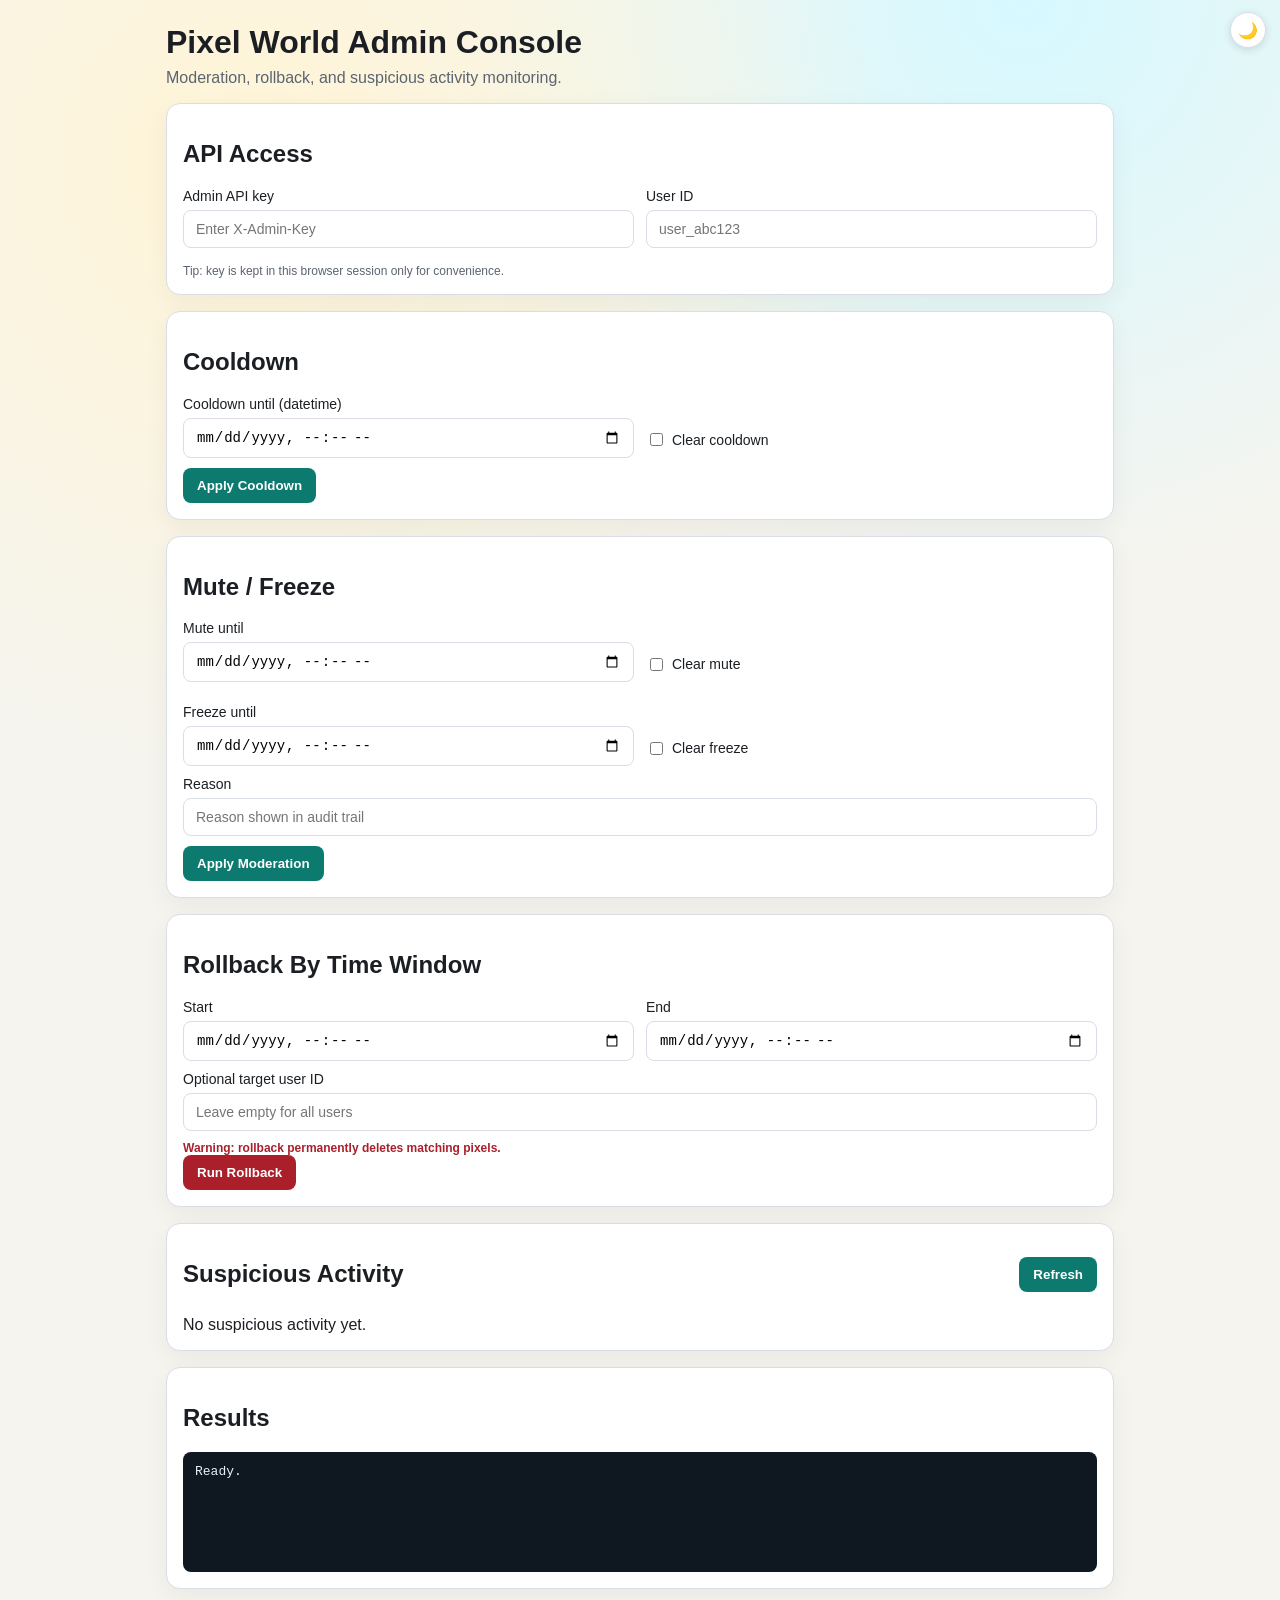
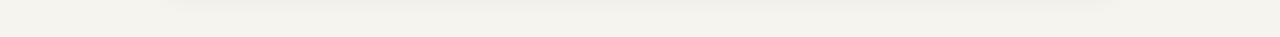
<file: admin.html>
<!DOCTYPE html>
<html lang="en">

<head>
    <meta charset="UTF-8">
    <meta name="viewport" content="width=device-width, initial-scale=1.0">
    <title>Pixel World Admin</title>
    <link rel="stylesheet" href="static/css/admin.css">
</head>

<body>
    <main class="admin-wrap">
        <header class="hero">
            <h1>Pixel World Admin Console</h1>
            <p>Moderation, rollback, and suspicious activity monitoring.</p>
        </header>

        <section class="card">
            <h2>API Access</h2>
            <div class="grid2">
                <label>
                    Admin API key
                    <input id="adminKey" type="password" placeholder="Enter X-Admin-Key" autocomplete="off">
                </label>
                <label>
                    User ID
                    <input id="userId" type="text" placeholder="user_abc123" autocomplete="off">
                </label>
            </div>
            <p class="hint">Tip: key is kept in this browser session only for convenience.</p>
        </section>

        <section class="card">
            <h2>Cooldown</h2>
            <div class="grid2">
                <label>
                    Cooldown until (datetime)
                    <input id="cooldownUntil" type="datetime-local">
                </label>
                <label class="inline-check">
                    <input id="clearCooldown" type="checkbox">
                    Clear cooldown
                </label>
            </div>
            <button id="applyCooldown">Apply Cooldown</button>
        </section>

        <section class="card">
            <h2>Mute / Freeze</h2>
            <div class="grid2">
                <label>
                    Mute until
                    <input id="muteUntil" type="datetime-local">
                </label>
                <label class="inline-check">
                    <input id="clearMute" type="checkbox">
                    Clear mute
                </label>
                <label>
                    Freeze until
                    <input id="freezeUntil" type="datetime-local">
                </label>
                <label class="inline-check">
                    <input id="clearFreeze" type="checkbox">
                    Clear freeze
                </label>
            </div>
            <label>
                Reason
                <input id="moderationReason" type="text" placeholder="Reason shown in audit trail">
            </label>
            <button id="applyModeration">Apply Moderation</button>
        </section>

        <section class="card">
            <h2>Rollback By Time Window</h2>
            <div class="grid2">
                <label>
                    Start
                    <input id="rollbackStart" type="datetime-local">
                </label>
                <label>
                    End
                    <input id="rollbackEnd" type="datetime-local">
                </label>
            </div>
            <label>
                Optional target user ID
                <input id="rollbackUserId" type="text" placeholder="Leave empty for all users">
            </label>
            <p class="hint danger-text">Warning: rollback permanently deletes matching pixels.</p>
            <button id="runRollback" class="danger">Run Rollback</button>
        </section>

        <section class="card">
            <div class="row">
                <h2>Suspicious Activity</h2>
                <button id="refreshSuspicious">Refresh</button>
            </div>
            <div id="suspiciousList" class="list">No suspicious activity yet.</div>
        </section>

        <section class="card">
            <h2>Results</h2>
            <pre id="resultBox">Ready.</pre>
        </section>
    </main>

    <script src="static/js/admin.js" defer></script>
    <!-- Fixed corner theme toggle -->
    <button class="corner-theme-btn" id="adminThemeToggle" title="Toggle dark/light mode">🌙</button>
</body>

</html>
</file>
<file: static/css/admin.css>
:root {
    --bg: #f5f4ef;
    --card: #ffffff;
    --text: #1b1f24;
    --muted: #5b6470;
    --border: #d8dde6;
    --accent: #0d7a6f;
    --danger: #ab1f2b;
}

body.dark-theme {
    --bg: #0b0f17;
    --card: #141922;
    --text: #eaf2ff;
    --muted: #8899bb;
    --border: rgba(255, 255, 255, 0.10);
    --accent: #22c9b8;
    --danger: #e05555;
    background: radial-gradient(circle at 20% 10%, rgba(78, 115, 255, 0.15), transparent 35%),
        radial-gradient(circle at 80% 0%, rgba(22, 201, 184, 0.08), transparent 30%),
        var(--bg);
}
body.dark-theme input,
body.dark-theme select {
    background: #1a2030;
    color: var(--text);
    border-color: var(--border);
}
body.dark-theme .list-item {
    background: #1a2030;
}
body.dark-theme pre {
    background: #070a10;
}

/* Corner theme toggle button */
.corner-theme-btn {
    position: fixed;
    top: 12px;
    right: 14px;
    z-index: 100;
    width: 36px;
    height: 36px;
    border-radius: 50%;
    border: 1px solid var(--border);
    background: var(--card);
    cursor: pointer;
    display: flex;
    align-items: center;
    justify-content: center;
    font-size: 16px;
    transition: background 0.15s, border-color 0.15s;
    padding: 0;
    box-shadow: 0 2px 8px rgba(0,0,0,0.12);
}
.corner-theme-btn:hover {
    background: var(--border);
}

* {
    box-sizing: border-box;
}

body {
    margin: 0;
    font-family: "Segoe UI", "Trebuchet MS", sans-serif;
    color: var(--text);
    background: radial-gradient(circle at 20% 10%, #fff5d6, transparent 35%),
        radial-gradient(circle at 80% 0%, #d6f9ff, transparent 30%),
        var(--bg);
}

.admin-wrap {
    max-width: 980px;
    margin: 0 auto;
    padding: 24px 16px 48px;
}

.hero h1 {
    margin: 0;
}

.hero p {
    margin-top: 8px;
    color: var(--muted);
}

.hint {
    margin: 6px 0 0;
    font-size: 12px;
    color: var(--muted);
}

.danger-text {
    color: var(--danger);
    font-weight: 600;
}

.card {
    margin-top: 16px;
    padding: 16px;
    background: var(--card);
    border: 1px solid var(--border);
    border-radius: 14px;
    box-shadow: 0 8px 24px rgba(0, 0, 0, 0.05);
}

.grid2 {
    display: grid;
    grid-template-columns: repeat(2, minmax(0, 1fr));
    gap: 12px;
}

label {
    display: flex;
    flex-direction: column;
    gap: 6px;
    margin-bottom: 10px;
    font-size: 14px;
}

.inline-check {
    flex-direction: row;
    align-items: center;
    margin-top: 26px;
}

input {
    border: 1px solid var(--border);
    border-radius: 8px;
    padding: 10px 12px;
    font-size: 14px;
}

button {
    border: none;
    border-radius: 8px;
    padding: 10px 14px;
    background: var(--accent);
    color: #fff;
    font-weight: 600;
    cursor: pointer;
}

button:disabled {
    opacity: 0.65;
    cursor: not-allowed;
}

button.danger {
    background: var(--danger);
}

.row {
    display: flex;
    justify-content: space-between;
    align-items: center;
}

.list {
    margin-top: 8px;
    display: grid;
    gap: 8px;
}

.list-item {
    border: 1px solid var(--border);
    border-radius: 8px;
    padding: 10px;
    background: #fbfbfb;
}

pre {
    margin: 0;
    padding: 12px;
    border-radius: 8px;
    background: #0f1720;
    color: #e6edf6;
    min-height: 120px;
    overflow: auto;
}

@media (max-width: 720px) {
    .grid2 {
        grid-template-columns: 1fr;
    }

    .inline-check {
        margin-top: 0;
    }
}
</file>
